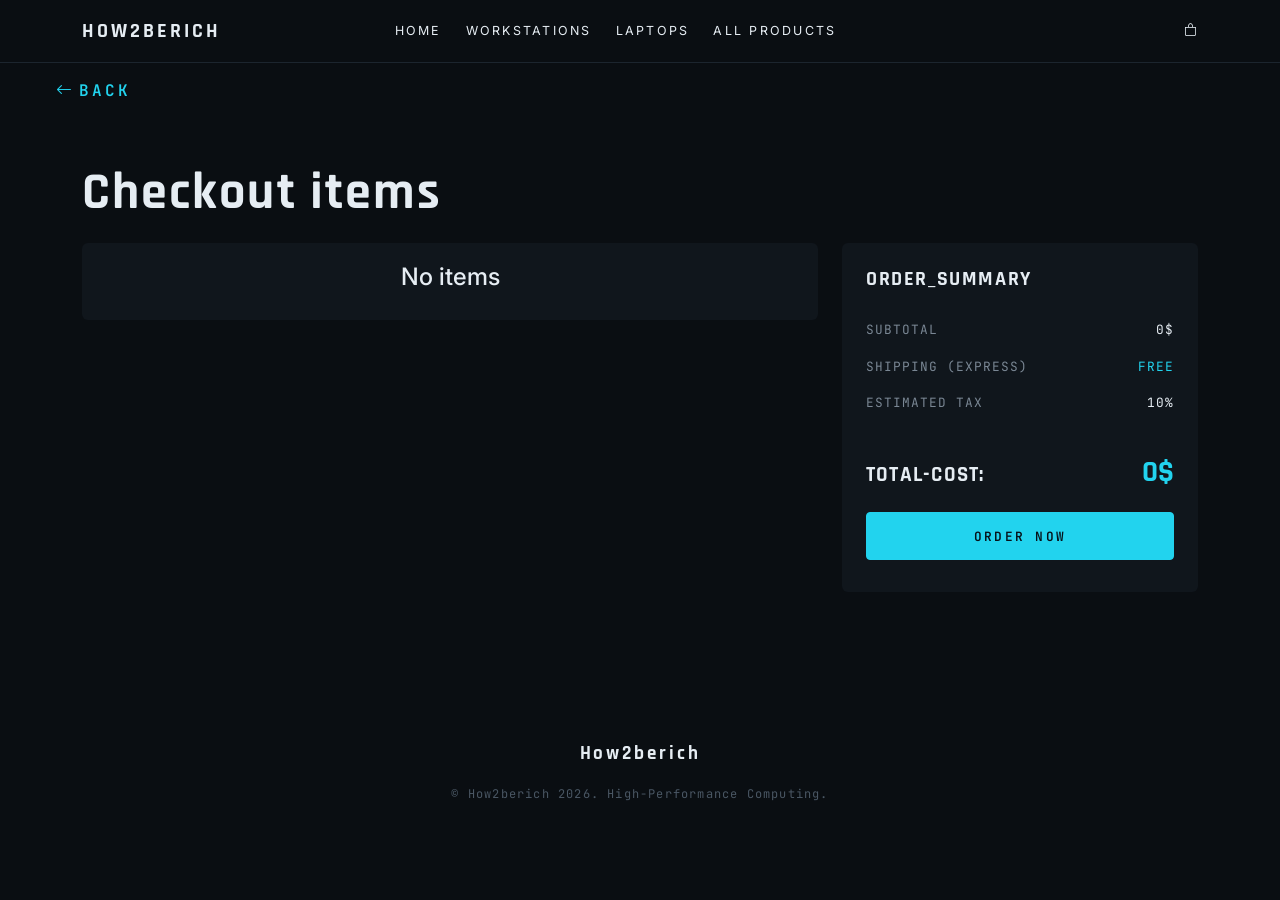
<file: cart-checkout.html>
<!doctype html>
<html lang="en">
  <head>
    <meta charset="utf-8" />
    <meta name="viewport" content="width=device-width,initial-scale=1" />
    <title>The Terminal — Cyber-Precision</title>
    <link
      href="https://cdn.jsdelivr.net/npm/bootstrap@5.3.3/dist/css/bootstrap.min.css"
      rel="stylesheet"
    />
    <link
      href="https://cdn.jsdelivr.net/npm/bootstrap-icons@1.11.3/font/bootstrap-icons.css"
      rel="stylesheet"
    />
    <link
      href="https://fonts.googleapis.com/css2?family=Rajdhani:wght@500;600;700&family=Inter:wght@400;500;600&family=JetBrains+Mono:wght@400;500&display=swap"
      rel="stylesheet"
    />
    <link rel="stylesheet" href="style/cart.css" />
    <link
      rel="icon"
      type="image/x-icon"
      href="https://static.vecteezy.com/system/resources/thumbnails/067/048/200/small/mysterious-hooded-figure-gaming-logo-on-transparent-background-png.png"
    />
  </head>
  <body >
    <!-- NAV -->
    <nav class="nav-top py-3"></nav>
    <!-- PAGE -->
    <button
      onclick="history.back()"
      class="btn btn-ghost d-flex gap-1 border-0 p-3 fs-6"
      style="width: 100px; margin-left: 40px"
    >
      <i class="bi bi-arrow-left"></i> Back
    </button>

    <main class="container-xl py-5">
      <header class="mb-4">
        <h1 class="page-title">Checkout items</h1>
      </header>
      <div class="row">
        <!-- CART ITEMS -->
        <div class="col-lg-8" id="table_show">
          <!-- ITEM 1 -->
        </div>
        <!-- SUMMARY -->
        <div class="col-lg-4">
          <div class="summary"></div>
        </div>
      </div>
    </main>

    <footer>
      <div class="brand-f">How2berich</div>
      <div class="copy">© How2berich 2026. High-Performance Computing.</div>
    </footer>
    <script src="js/navbar.js"></script>
    <script src="js/cartItems.js"></script>
     <script
      src="https://cdn.jsdelivr.net/npm/bootstrap@5.3.8/dist/js/bootstrap.bundle.min.js"
      integrity="sha384-FKyoEForCGlyvwx9Hj09JcYn3nv7wiPVlz7YYwJrWVcXK/BmnVDxM+D2scQbITxI"
      crossorigin="anonymous"
    ></script>
  </body>
</html>
</file>
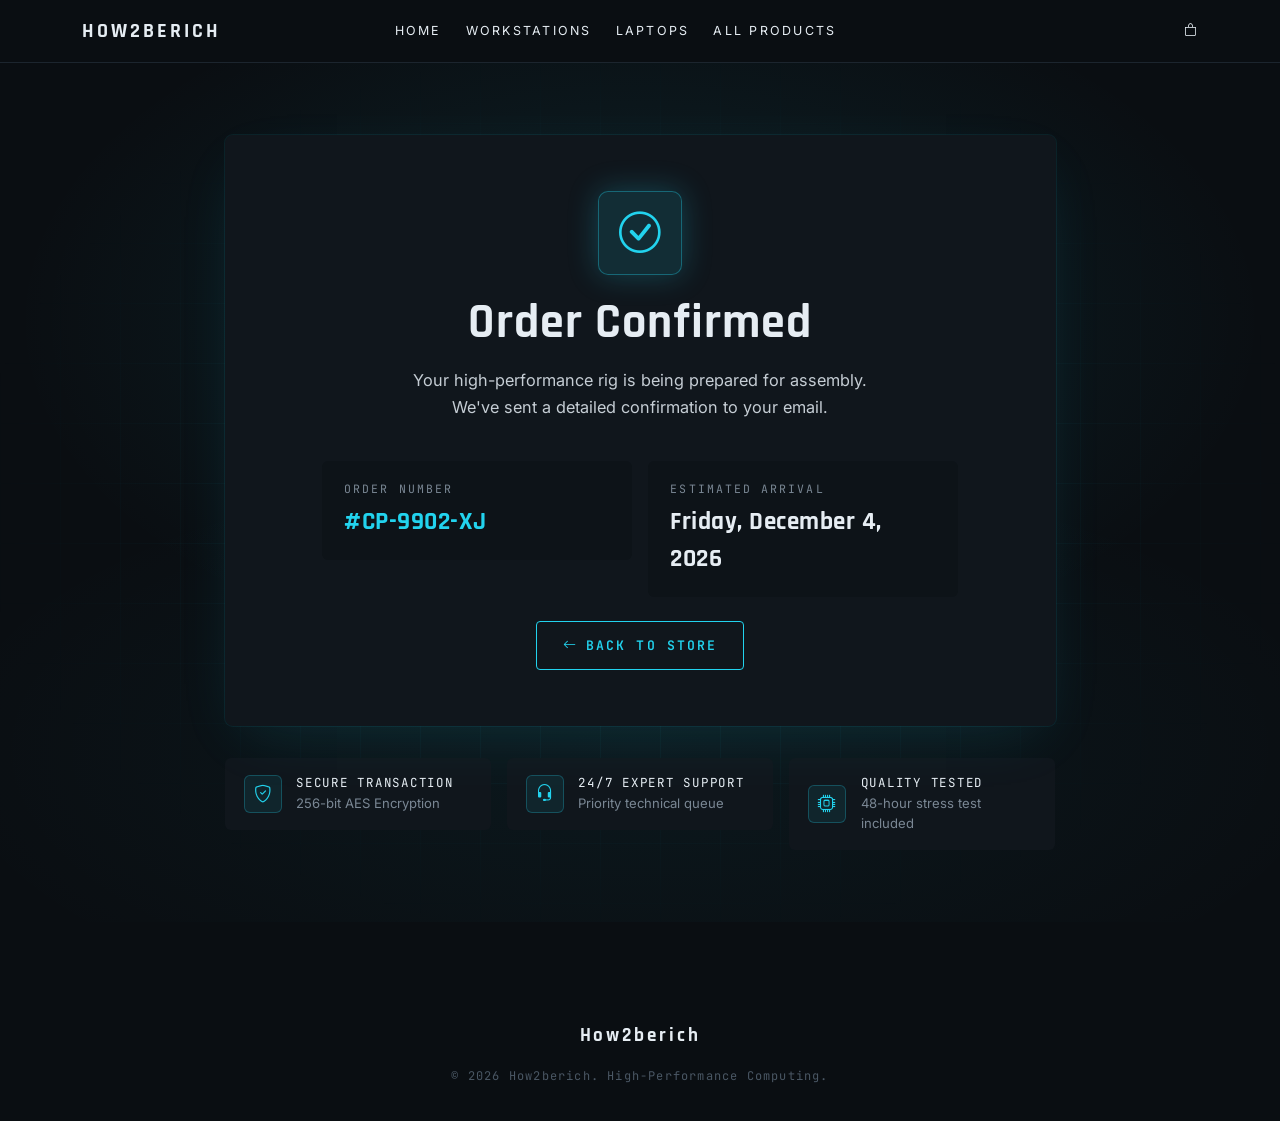
<file: order-confirmed.html>
<!doctype html>
<html lang="en">
  <head>
    <meta charset="utf-8" />
    <meta name="viewport" content="width=device-width,initial-scale=1" />
    <title>Order Confirmed — Cyber-Precision</title>
    <link
      href="https://cdn.jsdelivr.net/npm/bootstrap@5.3.3/dist/css/bootstrap.min.css"
      rel="stylesheet"
    />
    <link
      href="https://cdn.jsdelivr.net/npm/bootstrap-icons@1.11.3/font/bootstrap-icons.css"
      rel="stylesheet"
    />
    <link
      href="https://fonts.googleapis.com/css2?family=Rajdhani:wght@500;600;700&family=Inter:wght@400;500;600&family=JetBrains+Mono:wght@400;500&display=swap"
      rel="stylesheet"
    />
    <link rel="stylesheet" href="style/confirm_order.css" />
    <link
      rel="icon"
      type="image/x-icon"
      href="https://static.vecteezy.com/system/resources/thumbnails/067/048/200/small/mysterious-hooded-figure-gaming-logo-on-transparent-background-png.png"
    />
  </head>
  <body>
    <!-- NAV -->
    <nav class="nav-top py-3"></nav>

    <!-- STAGE -->
    <section class="stage py-5">
      <div class="grid-bg"></div>
      <div class="container-xl position-relative py-4">
        <div class="row justify-content-center">
          <div class="col-lg-9">
            <div class="confirm-card text-center">
              <div class="check-badge"><i class="bi bi-check-circle"></i></div>
              <h1 class="h-confirm">Order Confirmed</h1>
              <p class="lead-confirm">
                Your high-performance rig is being prepared for assembly.<br />
                We've sent a detailed confirmation to your email.
              </p>

              <div class="row g-3 mt-4 mb-4 justify-content-center">
                <div class="col-md-5">
                  <div class="info-card">
                    <div class="lbl">Order Number</div>
                    <div class="val">#CP-9902-XJ</div>
                  </div>
                </div>
                <div class="col-md-5">
                  <div class="info-card">
                    <div class="lbl">Estimated Arrival</div>
                    <div class="val text" id="date_thing">Oct 24, 2024</div>
                  </div>
                </div>
              </div>

              <div class="d-flex flex-wrap justify-content-center gap-3 mt-2">
                <a class="btn-ghost btn" href="index.html">
                  <i class="bi bi-arrow-left me-2"></i>Back to Store
                </a>
              </div>
            </div>

            <!-- TRUST ROW -->
            <div class="row g-3 mt-3">
              <div class="col-md-4">
                <div class="trust-card">
                  <div class="ic"><i class="bi bi-shield-check"></i></div>
                  <div>
                    <p class="t-title">Secure Transaction</p>
                    <p class="t-sub">256-bit AES Encryption</p>
                  </div>
                </div>
              </div>
              <div class="col-md-4">
                <div class="trust-card">
                  <div class="ic"><i class="bi bi-headset"></i></div>
                  <div>
                    <p class="t-title">24/7 Expert Support</p>
                    <p class="t-sub">Priority technical queue</p>
                  </div>
                </div>
              </div>
              <div class="col-md-4">
                <div class="trust-card">
                  <div class="ic"><i class="bi bi-cpu"></i></div>
                  <div>
                    <p class="t-title">Quality Tested</p>
                    <p class="t-sub">48-hour stress test included</p>
                  </div>
                </div>
              </div>
            </div>
          </div>
        </div>
      </div>
    </section>

    <footer>
      <div class="brand-f">How2berich</div>

      <div class="copy">© 2026 How2berich. High-Performance Computing.</div>
    </footer>
    <script src="js/navbar.js"></script>
    <script
      src="https://cdn.jsdelivr.net/npm/bootstrap@5.3.8/dist/js/bootstrap.bundle.min.js"
      integrity="sha384-FKyoEForCGlyvwx9Hj09JcYn3nv7wiPVlz7YYwJrWVcXK/BmnVDxM+D2scQbITxI"
      crossorigin="anonymous"
    ></script>
    <script src="js/date_ordered.js"></script>
  </body>
</html>
</file>
<file: style/cart.css>
:root {
  --bg: #0a0e12;
  --panel: #10161c;
  --panel-2: #0d1318;
  --border: #1c252e;
  --muted: #7a8794;
  --text: #e6edf3;
  --cyan: #22d3ee;
}
* {
  box-sizing: border-box;
}
html,
body {
  overflow-x: hidden;
  background: var(--bg);
  color: var(--text);
  font-family: "Inter", sans-serif;
  -webkit-font-smoothing: antialiased;
}
.mono {
  font-family: "JetBrains Mono", monospace;
}
.display {
  font-family: "Rajdhani", sans-serif;
  font-weight: 700;
  letter-spacing: 0.02em;
}

/* NAV */
.nav-top {
  border-bottom: 1px solid var(--line);
  background: rgba(10, 14, 18, 0.85);
  backdrop-filter: blur(8px);
}
.nav-top .brand {
  font-family: "Rajdhani", sans-serif;
  font-weight: 700;
  letter-spacing: 0.15em;
  font-size: 1.25rem;
}
.nav-top a.nav-link {
  color: var(--muted);
  font-family: "JetBrains Mono", monospace;
  font-size: 0.78rem;
  letter-spacing: 0.18em;
  text-transform: uppercase;
  padding: 0.5rem 0.9rem;
}
.nav-top a.nav-link:hover {
  color: var(--cyan);
}
.icon-btn {
  color: var(--text);
  background: transparent;
  border: 0;
  padding: 0.4rem 0.6rem;
  position: relative;
}
.icon-btn:hover {
  color: var(--cyan);
}
.cart-badge {
  position: absolute;
  top: -2px;
  right: -2px;
  background: var(--cyan);
  color: #06121a;
  font-size: 0.65rem;
  font-weight: 700;
  padding: 1px 5px;
  border-radius: 8px;
  font-family: "JetBrains Mono", monospace;
}

/* HEADER */
.page-title {
  font-family: "Rajdhani", sans-serif;
  font-weight: 700;
  font-size: 3.25rem;
  letter-spacing: 0.04em;
  line-height: 1;
}
.meta-line {
  color: var(--muted);
  font-family: "JetBrains Mono", monospace;
  font-size: 0.78rem;
  letter-spacing: 0.18em;
  text-transform: uppercase;
}

/* CART CARD */
.cart-card {
  background: var(--panel);
  border: 1px solid var(--line);
  border-radius: 6px;
  padding: 1.25rem;
}
.thumb {
  width: 100%;
  aspect-ratio: 1/1;
  background: #0a1218;
  border: 1px solid var(--line);
  border-radius: 4px;
  object-fit: cover;
  display: block;
}
.item-title {
  font-family: "Rajdhani", sans-serif;
  font-weight: 700;
  font-size: 1.4rem;
  letter-spacing: 0.04em;
  text-transform: uppercase;
  margin: 0;
}
.sn {
  color: var(--muted);
  font-family: "JetBrains Mono", monospace;
  font-size: 0.72rem;
  letter-spacing: 0.14em;
  text-transform: uppercase;
  margin-top: 0.25rem;
}
.tag {
  display: inline-block;
  padding: 0.25rem 0.6rem;
  border: 1px solid var(--line);
  border-radius: 999px;
  background: var(--panel-2);
  color: var(--muted);
  font-family: "JetBrains Mono", monospace;
  font-size: 0.7rem;
  letter-spacing: 0.1em;
  margin-right: 0.4rem;
}
.price-lg {
  font-family: "Rajdhani", sans-serif;
  font-weight: 700;
  font-size: 1.75rem;
  letter-spacing: 0.02em;
}

.qty {
  display: inline-flex;
  align-items: center;
  border: 1px solid var(--line);
  border-radius: 4px;
  background: var(--panel-2);
  overflow: hidden;
}
.qty button {
  background: transparent;
  border: 0;
  color: var(--text);
  width: 34px;
  height: 34px;
  line-height: 1;
  font-size: 1.1rem;
}
.qty button:hover {
  color: var(--cyan);
}
.qty .val {
  min-width: 42px;
  text-align: center;
  font-family: "JetBrains Mono", monospace;
  font-size: 0.85rem;
  border-left: 1px solid var(--line);
  border-right: 1px solid var(--line);
  height: 34px;
  line-height: 34px;
}

.remove-btn {
  background: transparent;
  border: 0;
  color: var(--muted);
  font-family: "JetBrains Mono", monospace;
  font-size: 0.72rem;
  letter-spacing: 0.18em;
  text-transform: uppercase;
}
.remove-btn:hover {
  color: #ff6b6b;
}

/* SUMMARY */
.summary {
  background: var(--panel);
  border: 1px solid var(--line);
  border-radius: 6px;
  padding: 1.5rem;
}
.summary h3 {
  font-family: "Rajdhani", sans-serif;
  font-weight: 700;
  letter-spacing: 0.08em;
  text-transform: uppercase;
  font-size: 1.25rem;
  margin: 0 0 1.25rem;
}
.sum-row {
  display: flex;
  justify-content: space-between;
  padding: 0.55rem 0;
  color: var(--muted);
  font-family: "JetBrains Mono", monospace;
  font-size: 0.8rem;
  letter-spacing: 0.08em;
  text-transform: uppercase;
}
.sum-row .val {
  color: var(--text);
}
.sum-row .free {
  color: var(--cyan);
}
.divider {
  height: 1px;
  background: var(--line);
  margin: 0.75rem 0 1rem;
}
.total-row {
  display: flex;
  justify-content: space-between;
  align-items: baseline;
  margin-top: 0.25rem;
}
.total-row .lbl {
  font-family: "Rajdhani", sans-serif;
  font-weight: 700;
  font-size: 1.3rem;
  letter-spacing: 0.06em;
  text-transform: uppercase;
}
.total-row .amt {
  font-family: "Rajdhani", sans-serif;
  font-weight: 700;
  font-size: 1.9rem;
  color: var(--cyan);
}

.btn-cyan {
  background: var(--cyan);
  border: 1px solid var(--cyan);
  color: #06121a;
  font-family: "JetBrains Mono", monospace;
  font-size: 0.8rem;
  letter-spacing: 0.18em;
  text-transform: uppercase;
  font-weight: 600;
  padding: 0.85rem 1rem;
  border-radius: 4px;
  width: 100%;
}
.btn-cyan:hover {
  background: var(--cyan-2);
  border-color: var(--cyan-2);
  color: var(--cyan);
}
.btn-ghost {
  background: transparent;
  border: 1px solid var(--cyan);
  color: var(--cyan);
  font-family: "JetBrains Mono", monospace;
  font-size: 0.8rem;
  letter-spacing: 0.18em;
  text-transform: uppercase;
  font-weight: 600;
  padding: 0.85rem 1rem;
  border-radius: 4px;
  width: 100%;
}
.btn-ghost:hover {
  background: rgba(34, 211, 238, 0.08);
  color: var(--cyan);
}

.trust {
  display: flex;
  align-items: center;
  gap: 0.55rem;
  color: var(--muted);
  font-family: "JetBrains Mono", monospace;
  font-size: 0.74rem;
  letter-spacing: 0.12em;
  text-transform: uppercase;
  margin-top: 0.65rem;
}
.trust i {
  color: var(--cyan);
}

.promo {
  background: var(--panel);
  border: 1px solid var(--line);
  border-radius: 6px;
  padding: 1.25rem;
  margin-top: 1.25rem;
}
.promo .lbl {
  color: var(--muted);
  font-family: "JetBrains Mono", monospace;
  font-size: 0.74rem;
  letter-spacing: 0.18em;
  text-transform: uppercase;
  margin-bottom: 0.6rem;
}
.promo-row {
  display: flex;
  gap: 0;
}
.promo input {
  flex: 1;
  background: var(--panel-2);
  border: 1px solid var(--line);
  color: var(--text);
  padding: 0.7rem 0.85rem;
  border-radius: 4px 0 0 4px;
  font-family: "JetBrains Mono", monospace;
  font-size: 0.8rem;
  letter-spacing: 0.14em;
  text-transform: uppercase;
  outline: none;
}
.promo input::placeholder {
  color: #4a5764;
}
.promo input:focus {
  border-color: var(--cyan);
}
.promo button {
  background: #1a2630;
  border: 1px solid var(--line);
  border-left: 0;
  color: var(--text);
  padding: 0.7rem 1.1rem;
  border-radius: 0 4px 4px 0;
  font-family: "JetBrains Mono", monospace;
  font-size: 0.75rem;
  letter-spacing: 0.18em;
  text-transform: uppercase;
}
.promo button:hover {
  background: #22313e;
}

/* FOOTER */
footer {
  border-top: 1px solid var(--line);
  margin-top: 4rem;
  padding: 2.25rem 0;
  text-align: center;
}
footer .brand-f {
  font-family: "Rajdhani", sans-serif;
  font-weight: 700;
  letter-spacing: 0.15em;
  font-size: 1.2rem;
}
footer a {
  color: var(--muted);
  text-decoration: none;
  font-family: "JetBrains Mono", monospace;
  font-size: 0.78rem;
  letter-spacing: 0.14em;
  text-transform: uppercase;
  margin: 0 1rem;
}
footer a:hover {
  color: var(--cyan);
}
footer .copy {
  color: #4a5764;
  font-family: "JetBrains Mono", monospace;
  font-size: 0.75rem;
  letter-spacing: 0.1em;
  margin-top: 1rem;
}

@media (max-width: 768px) {
  .page-title {
    font-size: 2.25rem;
  }
}
.nav-top {
  background: var(--bg);
  border-bottom: 1px solid var(--border);
}
.nav-top a {
  color: var(--text);
  text-decoration: none;
  font-size: 0.78rem;
  letter-spacing: 0.18em;
  text-transform: uppercase;
}
.nav-top a:hover {
  color: var(--cyan);
}
.brand {
  font-weight: 700;
  font-size: 1.15rem;
  letter-spacing: 0.12em;
  text-transform: uppercase;
}
.cart-wrap {
  position: relative;
}
.cart-count {
  position: absolute;
  top: -6px;
  right: -10px;
  background: var(--cyan);
  color: #001014;
  font-size: 0.65rem;
  font-weight: 700;
  border-radius: 999px;
  padding: 0 5px;
}
</file>
<file: style/confirm_order.css>
:root {
  --bg: #0a0e12;
  --panel: #10161c;
  --panel-2: #0d1318;
  --border: #1c252e;
  --muted: #7a8794;
  --text: #e6edf3;
  --cyan: #22d3ee;
}
* {
  box-sizing: border-box;
}
html,
body {
  overflow-x: hidden;
  background: var(--bg);
  color: var(--text);
  font-family: "Inter", sans-serif;
  -webkit-font-smoothing: antialiased;
}

/* NAV */
.nav-top {
  border-bottom: 1px solid var(--line);
  background: rgba(10, 14, 18, 0.85);
  backdrop-filter: blur(8px);
}
.nav-top .brand {
  font-family: "Rajdhani", sans-serif;
  font-weight: 700;
  letter-spacing: 0.15em;
  font-size: 1.25rem;
}
.nav-top a.nav-link {
  color: var(--muted);
  font-family: "JetBrains Mono", monospace;
  font-size: 0.78rem;
  letter-spacing: 0.18em;
  text-transform: uppercase;
  padding: 0.5rem 0.9rem;
}
.nav-top a.nav-link:hover {
  color: var(--cyan);
}
.icon-btn {
  color: var(--text);
  background: transparent;
  border: 0;
  padding: 0.4rem 0.6rem;
}
.icon-btn:hover {
  color: var(--cyan);
}

/* PAGE BG GLOW */
.stage {
  position: relative;
  background:
    radial-gradient(
      ellipse 70% 60% at 50% 30%,
      rgba(34, 211, 238, 0.1),
      transparent 70%
    ),
    radial-gradient(
      ellipse 80% 50% at 50% 80%,
      rgba(34, 211, 238, 0.05),
      transparent 70%
    );
}
.grid-bg {
  position: absolute;
  inset: 0;
  background-image:
    linear-gradient(rgba(34, 211, 238, 0.05) 1px, transparent 1px),
    linear-gradient(90deg, rgba(34, 211, 238, 0.05) 1px, transparent 1px);
  background-size: 60px 60px;
  mask-image: radial-gradient(ellipse at center, black 30%, transparent 75%);
  pointer-events: none;
}

/* CONFIRM CARD */
.confirm-card {
  background: var(--panel);
  border: 1px solid var(--line);
  border-radius: 8px;
  padding: 3.5rem 2rem;
  box-shadow:
    0 0 0 1px rgba(34, 211, 238, 0.08),
    0 20px 60px -20px rgba(34, 211, 238, 0.15);
  position: relative;
}
.check-badge {
  width: 84px;
  height: 84px;
  border-radius: 10px;
  background: rgba(34, 211, 238, 0.12);
  border: 1px solid rgba(34, 211, 238, 0.35);
  display: inline-flex;
  align-items: center;
  justify-content: center;
  color: var(--cyan);
  font-size: 2.6rem;
  box-shadow: 0 0 30px rgba(34, 211, 238, 0.25);
}
.h-confirm {
  font-family: "Rajdhani", sans-serif;
  font-weight: 700;
  font-size: 3rem;
  letter-spacing: 0.02em;
  margin: 1.25rem 0 0.9rem;
}
.lead-confirm {
  color: #c5cdd4;
  font-size: 1.02rem;
  line-height: 1.65;
  max-width: 560px;
  margin: 0 auto;
}

.info-card {
  background: var(--panel-2);
  border: 1px solid var(--line);
  border-radius: 6px;
  padding: 1.2rem 1.4rem;
  text-align: left;
}
.info-card .lbl {
  color: var(--muted);
  font-family: "JetBrains Mono", monospace;
  font-size: 0.72rem;
  letter-spacing: 0.18em;
  text-transform: uppercase;
  margin-bottom: 0.4rem;
}
.info-card .val {
  font-family: "Rajdhani", sans-serif;
  font-weight: 700;
  font-size: 1.55rem;
  letter-spacing: 0.02em;
  color: var(--cyan);
}
.info-card .val.text {
  color: var(--text);
}

.btn-cyan {
  background: var(--cyan);
  border: 1px solid var(--cyan);
  color: #06121a;
  font-family: "JetBrains Mono", monospace;
  font-size: 0.82rem;
  letter-spacing: 0.16em;
  text-transform: uppercase;
  font-weight: 600;
  padding: 0.85rem 1.6rem;
  border-radius: 4px;
}
.btn-cyan:hover {
  background: var(--cyan-2);
  border-color: var(--cyan-2);
  color: #06121a;
}
.btn-ghost {
  background: transparent;
  border: 1px solid var(--cyan);
  color: var(--cyan);
  font-family: "JetBrains Mono", monospace;
  font-size: 0.82rem;
  letter-spacing: 0.16em;
  text-transform: uppercase;
  font-weight: 600;
  padding: 0.85rem 1.6rem;
  border-radius: 4px;
}
.btn-ghost:hover {
  background: rgba(34, 211, 238, 0.08);
  color: var(--cyan);
}

/* TRUST ROW */
.trust-card {
  background: var(--panel);
  border: 1px solid var(--line);
  border-radius: 6px;
  padding: 1rem 1.2rem;
  display: flex;
  align-items: center;
  gap: 0.9rem;
}
.trust-card .ic {
  width: 38px;
  height: 38px;
  border-radius: 6px;
  background: rgba(34, 211, 238, 0.08);
  border: 1px solid rgba(34, 211, 238, 0.25);
  display: flex;
  align-items: center;
  justify-content: center;
  color: var(--cyan);
  font-size: 1.1rem;
  flex-shrink: 0;
}
.trust-card .t-title {
  font-family: "JetBrains Mono", monospace;
  font-size: 0.78rem;
  letter-spacing: 0.14em;
  text-transform: uppercase;
  color: var(--text);
  margin: 0;
}
.trust-card .t-sub {
  color: var(--muted);
  font-size: 0.82rem;
  margin: 0.1rem 0 0;
}

/* FOOTER */
footer {
  border-top: 1px solid var(--line);
  margin-top: 4rem;
  padding: 2.25rem 0;
  text-align: center;
}
footer .brand-f {
  font-family: "Rajdhani", sans-serif;
  font-weight: 700;
  letter-spacing: 0.15em;
  font-size: 1.2rem;
}
footer a {
  color: var(--muted);
  text-decoration: none;
  font-family: "JetBrains Mono", monospace;
  font-size: 0.78rem;
  letter-spacing: 0.14em;
  text-transform: uppercase;
  margin: 0 1rem;
}
footer a:hover {
  color: var(--cyan);
}
footer .copy {
  color: #4a5764;
  font-family: "JetBrains Mono", monospace;
  font-size: 0.75rem;
  letter-spacing: 0.1em;
  margin-top: 1rem;
}

@media (max-width: 768px) {
  .h-confirm {
    font-size: 2rem;
  }
  .confirm-card {
    padding: 2.5rem 1.25rem;
  }
}
.nav-top {
  background: var(--bg);
  border-bottom: 1px solid var(--border);
}
.nav-top a {
  color: var(--text);
  text-decoration: none;
  font-size: 0.78rem;
  letter-spacing: 0.18em;
  text-transform: uppercase;
}
.nav-top a:hover {
  color: var(--cyan);
}
.brand {
  font-weight: 700;
  font-size: 1.15rem;
  letter-spacing: 0.12em;
  text-transform: uppercase;
}
.cart-wrap {
  position: relative;
}
.cart-count {
  position: absolute;
  top: -6px;
  right: -10px;
  background: var(--cyan);
  color: #001014;
  font-size: 0.65rem;
  font-weight: 700;
  border-radius: 999px;
  padding: 0 5px;
}
</file>
